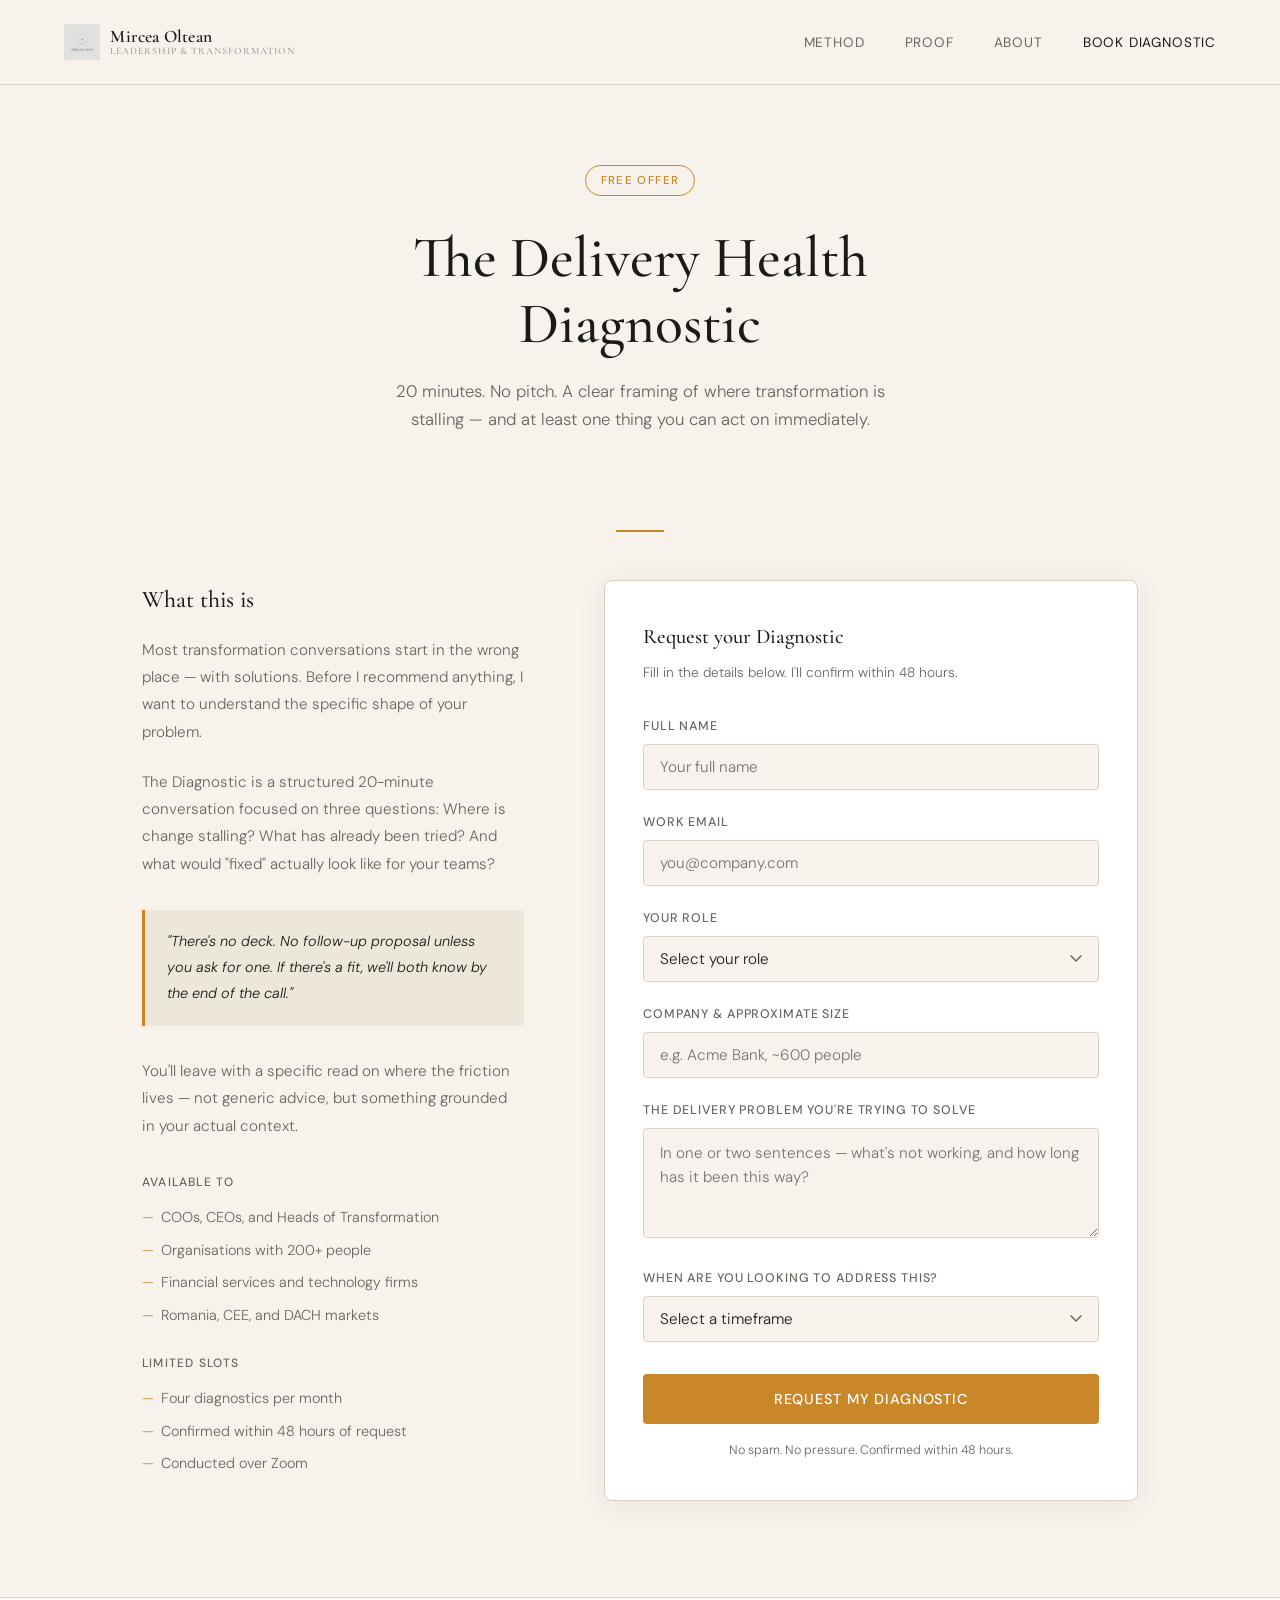
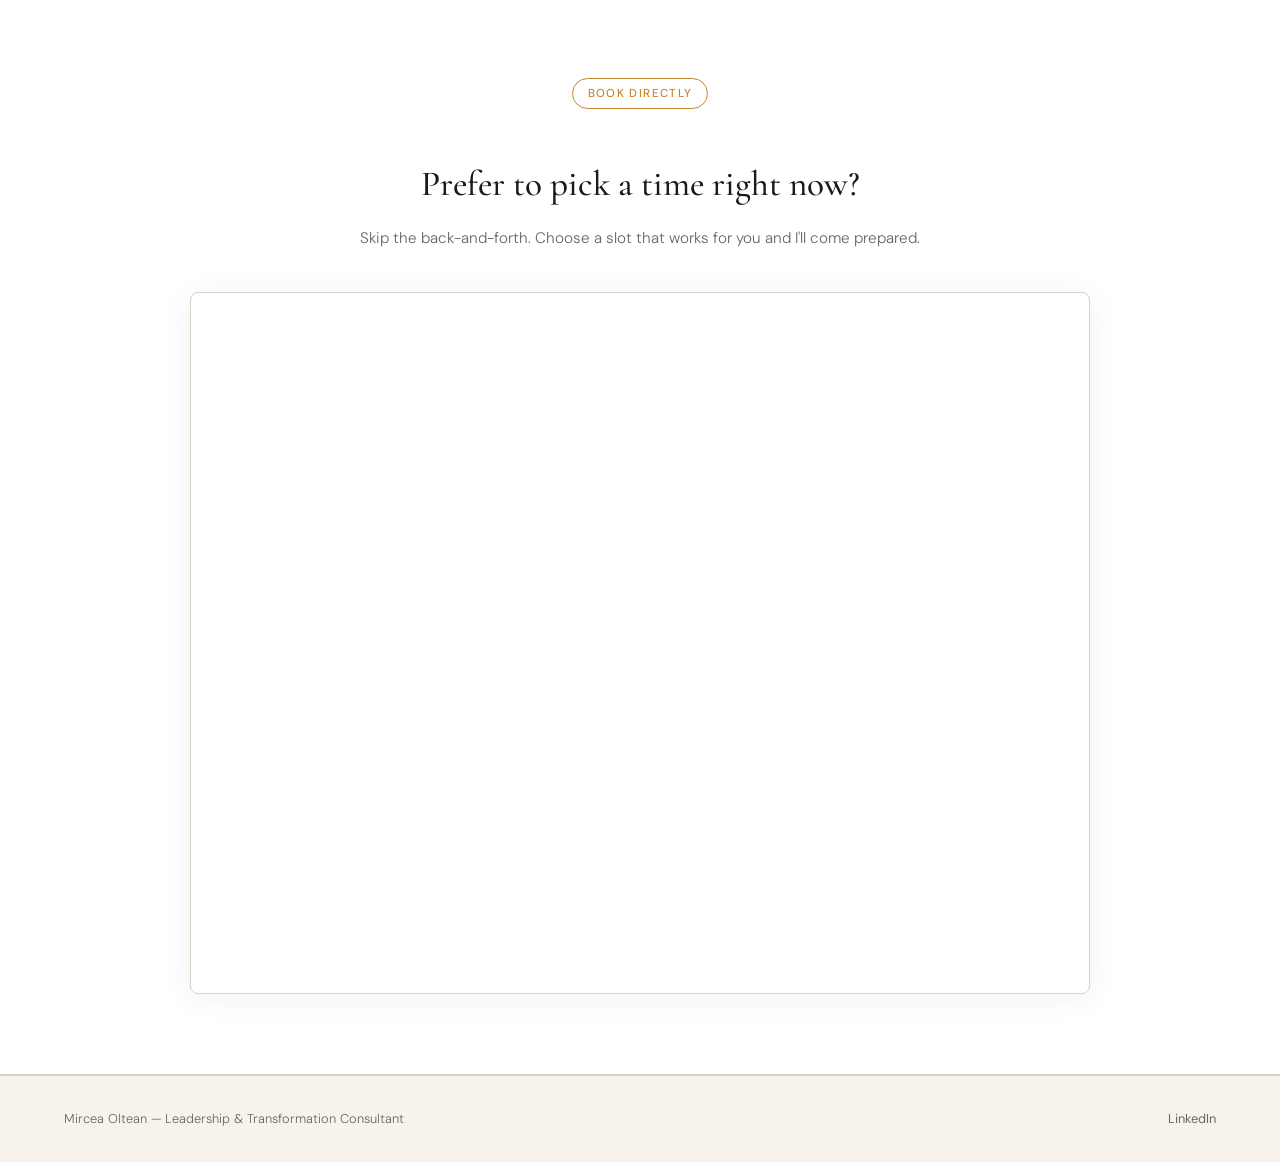
<file: diagnostic.html>
<!DOCTYPE html>
<html lang="en">
<head>
  <meta charset="UTF-8" />
  <meta name="viewport" content="width=device-width, initial-scale=1.0" />
  <title>Book a Diagnostic — Mircea Oltean</title>
  <link rel="preconnect" href="https://fonts.googleapis.com" />
  <link rel="preconnect" href="https://fonts.gstatic.com" crossorigin />
  <link href="https://fonts.googleapis.com/css2?family=Cormorant+Garamond:wght@400;500;600&family=DM+Sans:wght@300;400;500&display=swap" rel="stylesheet" />
  <style>
    *, *::before, *::after { box-sizing: border-box; margin: 0; padding: 0; }

    :root {
      --ink: #1a1a18;
      --amber: #c8882a;
      --amber-light: #e8a84a;
      --cream: #f7f3ec;
      --cream-dark: #ede7db;
      --muted: #6b6560;
      --border: #d9d0c4;
    }

    html { scroll-behavior: smooth; }

    body {
      font-family: 'DM Sans', sans-serif;
      background-color: var(--cream);
      color: var(--ink);
      font-size: 16px;
      line-height: 1.7;
    }

    /* NAV */
    nav {
      display: flex;
      justify-content: space-between;
      align-items: center;
      padding: 1.5rem 4rem;
      border-bottom: 1px solid var(--border);
      background: var(--cream);
      position: sticky;
      top: 0;
      z-index: 100;
    }

    .nav-logo {
      font-family: 'Cormorant Garamond', serif;
      font-size: 1.2rem;
      font-weight: 600;
      color: var(--ink);
      text-decoration: none;
      letter-spacing: 0.01em;
    }

    .nav-links {
      display: flex;
      gap: 2.5rem;
      list-style: none;
    }

    .nav-links a {
      font-size: 0.85rem;
      font-weight: 400;
      color: var(--muted);
      text-decoration: none;
      letter-spacing: 0.06em;
      text-transform: uppercase;
      transition: color 0.2s;
    }

    .nav-links a:hover,
    .nav-links a.active { color: var(--ink); }

    /* HERO */
    .hero {
      max-width: 760px;
      margin: 0 auto;
      padding: 5rem 2rem 3rem;
      text-align: center;
    }

    .badge {
      display: inline-block;
      font-size: 0.72rem;
      font-weight: 500;
      letter-spacing: 0.12em;
      text-transform: uppercase;
      color: var(--amber);
      border: 1px solid var(--amber);
      padding: 0.3rem 0.9rem;
      border-radius: 2rem;
      margin-bottom: 1.8rem;
    }

    .hero h1 {
      font-family: 'Cormorant Garamond', serif;
      font-size: clamp(2.4rem, 5vw, 3.6rem);
      font-weight: 500;
      line-height: 1.15;
      color: var(--ink);
      margin-bottom: 1.2rem;
    }

    .hero p {
      font-size: 1.05rem;
      color: var(--muted);
      max-width: 540px;
      margin: 0 auto;
      font-weight: 300;
    }

    /* DIVIDER */
    .divider {
      width: 48px;
      height: 2px;
      background: var(--amber);
      margin: 3rem auto;
    }

    /* TWO COLUMN LAYOUT */
    .layout {
      max-width: 1060px;
      margin: 0 auto;
      padding: 0 2rem 6rem;
      display: grid;
      grid-template-columns: 1fr 1.4fr;
      gap: 5rem;
      align-items: start;
    }

    /* LEFT COLUMN */
    .info h2 {
      font-family: 'Cormorant Garamond', serif;
      font-size: 1.5rem;
      font-weight: 500;
      margin-bottom: 1rem;
      color: var(--ink);
    }

    .info p {
      font-size: 0.95rem;
      color: var(--muted);
      margin-bottom: 1.4rem;
      font-weight: 300;
      line-height: 1.8;
    }

    .info-block {
      background: var(--cream-dark);
      border-left: 3px solid var(--amber);
      padding: 1.2rem 1.4rem;
      margin: 2rem 0;
      border-radius: 0 4px 4px 0;
    }

    .info-block p {
      margin: 0;
      font-size: 0.9rem;
      color: var(--ink);
      font-style: italic;
    }

    .criteria {
      margin-top: 2rem;
    }

    .criteria h3 {
      font-size: 0.75rem;
      letter-spacing: 0.1em;
      text-transform: uppercase;
      color: var(--muted);
      margin-bottom: 0.8rem;
      font-weight: 500;
    }

    .criteria ul {
      list-style: none;
      display: flex;
      flex-direction: column;
      gap: 0.5rem;
    }

    .criteria ul li {
      font-size: 0.9rem;
      color: var(--muted);
      padding-left: 1.2rem;
      position: relative;
      font-weight: 300;
    }

    .criteria ul li::before {
      content: '—';
      position: absolute;
      left: 0;
      color: var(--amber);
    }

    /* FORM */
    .form-card {
      background: white;
      border: 1px solid var(--border);
      border-radius: 8px;
      padding: 2.4rem;
      box-shadow: 0 4px 32px rgba(26,26,24,0.06);
    }

    .form-card h3 {
      font-family: 'Cormorant Garamond', serif;
      font-size: 1.3rem;
      font-weight: 500;
      margin-bottom: 0.4rem;
      color: var(--ink);
    }

    .form-card .form-subtitle {
      font-size: 0.85rem;
      color: var(--muted);
      margin-bottom: 2rem;
      font-weight: 300;
    }

    .field {
      margin-bottom: 1.4rem;
    }

    label {
      display: block;
      font-size: 0.78rem;
      font-weight: 500;
      letter-spacing: 0.07em;
      text-transform: uppercase;
      color: var(--muted);
      margin-bottom: 0.4rem;
    }

    input, select, textarea {
      width: 100%;
      padding: 0.75rem 1rem;
      border: 1px solid var(--border);
      border-radius: 4px;
      background: var(--cream);
      font-family: 'DM Sans', sans-serif;
      font-size: 0.95rem;
      color: var(--ink);
      font-weight: 300;
      transition: border-color 0.2s, box-shadow 0.2s;
      outline: none;
      -webkit-appearance: none;
    }

    input:focus, select:focus, textarea:focus {
      border-color: var(--amber);
      box-shadow: 0 0 0 3px rgba(200,136,42,0.12);
      background: white;
    }

    textarea {
      resize: vertical;
      min-height: 110px;
      line-height: 1.6;
    }

    select {
      background-image: url("data:image/svg+xml,%3Csvg xmlns='http://www.w3.org/2000/svg' width='12' height='8' viewBox='0 0 12 8'%3E%3Cpath d='M1 1l5 5 5-5' stroke='%236b6560' stroke-width='1.5' fill='none' stroke-linecap='round'/%3E%3C/svg%3E");
      background-repeat: no-repeat;
      background-position: right 1rem center;
      padding-right: 2.5rem;
      cursor: pointer;
    }

    .submit-btn {
      width: 100%;
      padding: 1rem;
      background: var(--amber);
      color: white;
      border: none;
      border-radius: 4px;
      font-family: 'DM Sans', sans-serif;
      font-size: 0.9rem;
      font-weight: 500;
      letter-spacing: 0.06em;
      text-transform: uppercase;
      cursor: pointer;
      transition: background 0.2s, transform 0.15s;
      margin-top: 0.6rem;
    }

    .submit-btn:hover {
      background: var(--amber-light);
      transform: translateY(-1px);
    }

    .submit-btn:active { transform: translateY(0); }

    .submit-btn:disabled {
      opacity: 0.6;
      cursor: not-allowed;
      transform: none;
    }

    .form-note {
      font-size: 0.78rem;
      color: var(--muted);
      text-align: center;
      margin-top: 1rem;
      font-weight: 300;
    }

    /* SUCCESS STATE */
    .success-state {
      display: none;
      text-align: center;
      padding: 2rem 1rem;
    }

    .success-state.visible { display: block; }

    .success-icon {
      width: 56px;
      height: 56px;
      background: var(--amber);
      border-radius: 50%;
      display: flex;
      align-items: center;
      justify-content: center;
      margin: 0 auto 1.4rem;
    }

    .success-icon svg { width: 24px; height: 24px; }

    .success-state h3 {
      font-family: 'Cormorant Garamond', serif;
      font-size: 1.6rem;
      font-weight: 500;
      margin-bottom: 0.8rem;
      color: var(--ink);
    }

    .success-state p {
      font-size: 0.95rem;
      color: var(--muted);
      font-weight: 300;
      line-height: 1.8;
    }

    /* ERROR */
    .error-msg {
      display: none;
      font-size: 0.82rem;
      color: #c0392b;
      margin-top: 0.9rem;
      text-align: center;
    }

    .error-msg.visible { display: block; }

    /* CALENDLY SECTION */
    .calendly-section {
      background: white;
      border-top: 1px solid var(--border);
      border-bottom: 1px solid var(--border);
      padding: 5rem 2rem;
    }

    .calendly-inner {
      max-width: 900px;
      margin: 0 auto;
    }

    .calendly-header {
      text-align: center;
      margin-bottom: 2.5rem;
    }

    .calendly-header h2 {
      font-family: 'Cormorant Garamond', serif;
      font-size: clamp(1.6rem, 3vw, 2.2rem);
      font-weight: 500;
      color: var(--ink);
      margin-bottom: 0.8rem;
      margin-top: 1rem;
    }

    .calendly-header p {
      font-size: 0.95rem;
      color: var(--muted);
      font-weight: 300;
    }

    .calendly-embed {
      border: 1px solid var(--border);
      border-radius: 8px;
      overflow: hidden;
      box-shadow: 0 4px 32px rgba(26,26,24,0.06);
    }

    /* FOOTER */
    footer {
      border-top: 1px solid var(--border);
      padding: 2rem 4rem;
      display: flex;
      justify-content: space-between;
      align-items: center;
    }

    footer p {
      font-size: 0.8rem;
      color: var(--muted);
      font-weight: 300;
    }

    footer a {
      font-size: 0.8rem;
      color: var(--muted);
      text-decoration: none;
      transition: color 0.2s;
    }

    footer a:hover { color: var(--ink); }

    /* RESPONSIVE */
    @media (max-width: 768px) {
      nav { padding: 1.2rem 1.5rem; }
      .nav-links { gap: 1.4rem; }
      .hero { padding: 3.5rem 1.5rem 2rem; }
      .layout { grid-template-columns: 1fr; gap: 3rem; padding: 0 1.5rem 4rem; }
      footer { flex-direction: column; gap: 0.8rem; padding: 1.5rem; text-align: center; }
    }
  </style>
</head>
<body>

  <nav>
    <a href="index.html" class="nav-logo" style="display:flex;align-items:center;gap:0.65rem;">
      <img src="Logo.jpg" alt="Mircea Oltean logo" style="height:36px;width:auto;object-fit:contain;" />
      <span style="display:flex;flex-direction:column;line-height:1.1;">
        <span style="font-family:'Cormorant Garamond',serif;font-size:1.1rem;font-weight:600;color:#1C1917;">Mircea Oltean</span>
        <span style="font-size:0.62rem;letter-spacing:0.1em;text-transform:uppercase;color:#A8A29E;">Leadership &amp; Transformation</span>
      </span>
    </a>
    <ul class="nav-links">
      <li><a href="method.html">Method</a></li>
      <li><a href="proof.html">Proof</a></li>
      <li><a href="about.html">About</a></li>
      <li><a href="#" class="active">Book Diagnostic</a></li>
    </ul>
  </nav>

  <section class="hero">
    <span class="badge">Free Offer</span>
    <h1>The Delivery Health Diagnostic</h1>
    <p>20 minutes. No pitch. A clear framing of where transformation is stalling — and at least one thing you can act on immediately.</p>
  </section>

  <div class="divider"></div>

  <div class="layout">

    <!-- LEFT: INFO -->
    <div class="info">
      <h2>What this is</h2>
      <p>Most transformation conversations start in the wrong place — with solutions. Before I recommend anything, I want to understand the specific shape of your problem.</p>
      <p>The Diagnostic is a structured 20-minute conversation focused on three questions: Where is change stalling? What has already been tried? And what would "fixed" actually look like for your teams?</p>

      <div class="info-block">
        <p>"There's no deck. No follow-up proposal unless you ask for one. If there's a fit, we'll both know by the end of the call."</p>
      </div>

      <p>You'll leave with a specific read on where the friction lives — not generic advice, but something grounded in your actual context.</p>

      <div class="criteria">
        <h3>Available to</h3>
        <ul>
          <li>COOs, CEOs, and Heads of Transformation</li>
          <li>Organisations with 200+ people</li>
          <li>Financial services and technology firms</li>
          <li>Romania, CEE, and DACH markets</li>
        </ul>
      </div>

      <div class="criteria" style="margin-top: 1.6rem;">
        <h3>Limited slots</h3>
        <ul>
          <li>Four diagnostics per month</li>
          <li>Confirmed within 48 hours of request</li>
          <li>Conducted over Zoom</li>
        </ul>
      </div>
    </div>

    <!-- RIGHT: FORM -->
    <div class="form-card">

      <div id="form-wrapper">
        <h3>Request your Diagnostic</h3>
        <p class="form-subtitle">Fill in the details below. I'll confirm within 48 hours.</p>

        <form id="diagnostic-form" action="https://formspree.io/f/mojpkwzy" method="POST">

          <!-- Hidden fields for Formspree -->
          <input type="hidden" name="_subject" value="New Delivery Health Diagnostic Request" />
          <input type="hidden" name="_replyto" value="" />

          <div class="field">
            <label for="name">Full Name</label>
            <input type="text" id="name" name="name" placeholder="Your full name" required />
          </div>

          <div class="field">
            <label for="email">Work Email</label>
            <input type="email" id="email" name="email" placeholder="you@company.com" required />
          </div>

          <div class="field">
            <label for="role">Your Role</label>
            <select id="role" name="role" required>
              <option value="" disabled selected>Select your role</option>
              <option>CEO</option>
              <option>COO</option>
              <option>Head of Transformation</option>
              <option>Head of Engineering</option>
              <option>VP / Director of Delivery</option>
              <option>Other Senior Leader</option>
            </select>
          </div>

          <div class="field">
            <label for="company">Company & Approximate Size</label>
            <input type="text" id="company" name="company" placeholder="e.g. Acme Bank, ~600 people" required />
          </div>

          <div class="field">
            <label for="problem">The delivery problem you're trying to solve</label>
            <textarea id="problem" name="problem" placeholder="In one or two sentences — what's not working, and how long has it been this way?" required></textarea>
          </div>

          <div class="field">
            <label for="timing">When are you looking to address this?</label>
            <select id="timing" name="timing">
              <option value="" disabled selected>Select a timeframe</option>
              <option>Urgently — within the next 30 days</option>
              <option>Soon — within the next quarter</option>
              <option>Planning ahead — within 6 months</option>
              <option>Exploring options — no fixed timeline</option>
            </select>
          </div>

          <button type="submit" class="submit-btn" id="submit-btn">Request My Diagnostic</button>
          <p class="form-note">No spam. No pressure. Confirmed within 48 hours.</p>
          <p class="error-msg" id="error-msg">Something went wrong. Please email me directly at <a href="/cdn-cgi/l/email-protection" class="__cf_email__" data-cfemail="65280c170600040a091100040b0c10090c10250208040c094b060a08">[email&#160;protected]</a></p>
        </form>
      </div>

      <!-- SUCCESS STATE -->
      <div class="success-state" id="success-state">
        <div class="success-icon">
          <svg viewBox="0 0 24 24" fill="none" stroke="white" stroke-width="2.5" stroke-linecap="round" stroke-linejoin="round">
            <polyline points="20 6 9 17 4 12"></polyline>
          </svg>
        </div>
        <h3>Request received.</h3>
        <p>Thank you for reaching out. I'll review your details and confirm within 48 hours with a proposed time for our conversation.</p>
        <p style="margin-top: 1rem;">In the meantime, you might find the <a href="https://mirceaolteaniuliu-oss.github.io/proof.html" style="color: var(--amber); text-decoration: none;">founding case study</a> useful context for our call.</p>
      </div>

    </div>
  </div>

  <!-- CALENDLY SECTION -->
  <section class="calendly-section">
    <div class="calendly-inner">
      <div class="calendly-header">
        <span class="badge">Book Directly</span>
        <h2>Prefer to pick a time right now?</h2>
        <p>Skip the back-and-forth. Choose a slot that works for you and I'll come prepared.</p>
      </div>
      <div class="calendly-embed">
        <div class="calendly-inline-widget" data-url="https://calendly.com/mirceaolteaniuliu?hide_landing_page_details=1&hide_gdpr_banner=1&primary_color=c8882a" style="min-width:320px;height:700px;"></div>
      </div>
    </div>
  </section>

  <footer>
    <p>Mircea Oltean — Leadership & Transformation Consultant</p>
    <a href="https://www.linkedin.com/in/mircea-oltean-mba-sa-9ab67919" target="_blank" rel="noopener">LinkedIn</a>
  </footer>

  <script type="text/javascript" src="https://assets.calendly.com/assets/external/widget.js" async></script>
  <script>
    const form = document.getElementById('diagnostic-form');
    const submitBtn = document.getElementById('submit-btn');
    const errorMsg = document.getElementById('error-msg');
    const successState = document.getElementById('success-state');
    const formWrapper = document.getElementById('form-wrapper');

    form.addEventListener('submit', async function(e) {
      e.preventDefault();
      submitBtn.disabled = true;
      submitBtn.textContent = 'Sending…';
      errorMsg.classList.remove('visible');

      const data = new FormData(form);

      try {
        const response = await fetch(form.action, {
          method: 'POST',
          body: data,
          headers: { 'Accept': 'application/json' }
        });

        if (response.ok) {
          formWrapper.style.display = 'none';
          successState.classList.add('visible');
        } else {
          throw ne
</file>
